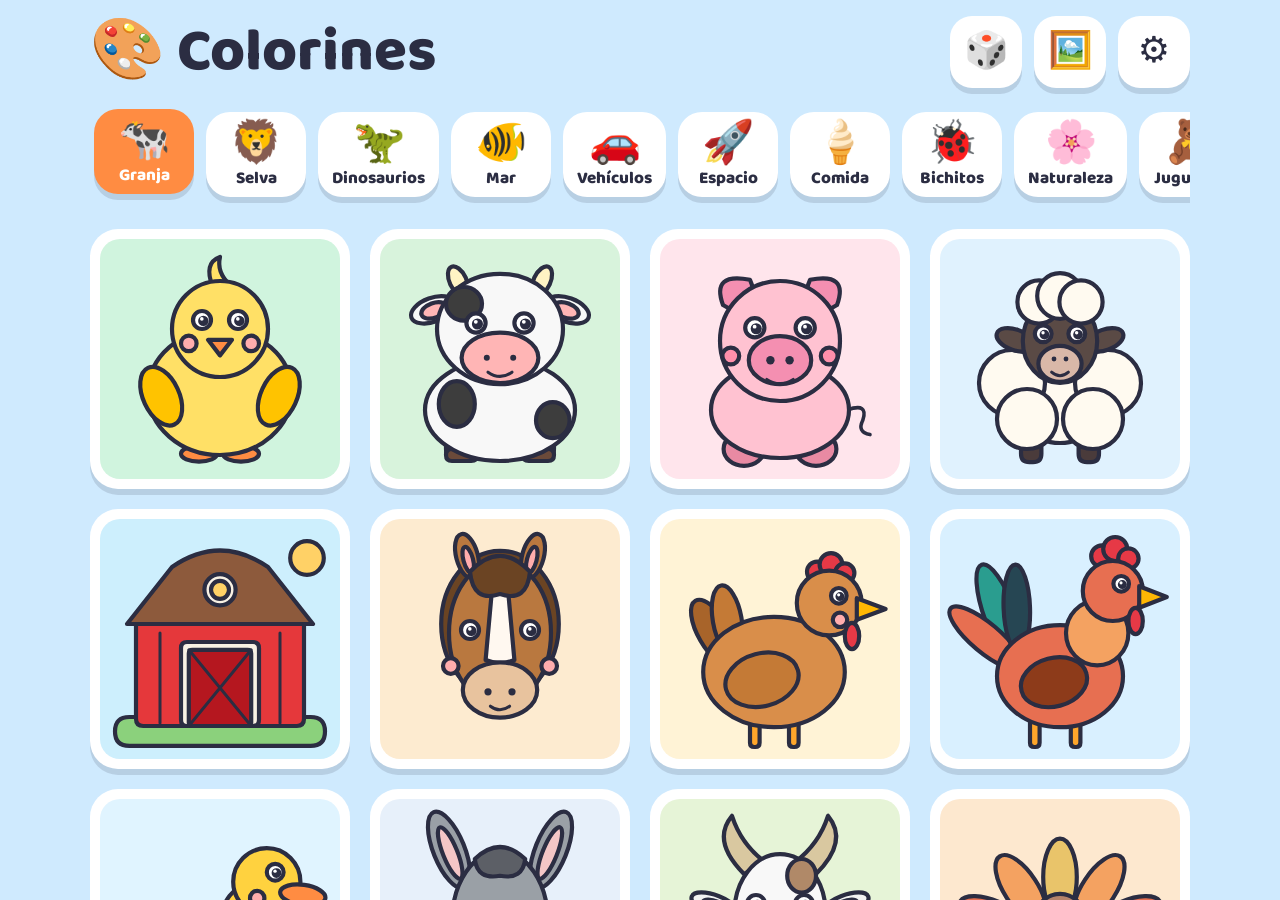
<file: app/index.html>
<!doctype html>
<html lang="es">
<head>
  <meta charset="utf-8">
  <meta name="viewport" content="width=device-width, initial-scale=1, maximum-scale=1, user-scalable=no, viewport-fit=cover">
  <meta name="theme-color" content="#cfeafe">
  <title>Colorines</title>
  <link rel="manifest" href="manifest.webmanifest">
  <link rel="icon" href="icons/icon-192.png">
  <link rel="apple-touch-icon" href="icons/icon-192.png">
  <link rel="preconnect" href="https://fonts.googleapis.com">
  <link rel="preconnect" href="https://fonts.gstatic.com" crossorigin>
  <link href="https://fonts.googleapis.com/css2?family=Baloo+2:wght@700;800&display=swap" rel="stylesheet">
  <link rel="stylesheet" href="css/styles.css">
</head>
<body>
  <section id="home" class="screen active">
    <header class="topbar">
      <h1><span aria-hidden="true">🎨</span> Colorines</h1>
      <button class="btn" id="random" aria-label="Sorpresa">🎲</button>
      <button class="btn" id="gallery-btn" aria-label="Mis dibujos">🖼️</button>
      <button class="btn hold" id="settings-btn" aria-label="Ajustes (mantener pulsado)">⚙️</button>
    </header>
    <nav class="tabs" id="tabs"></nav>
    <div class="cards" id="cards"></div>
  </section>

  <section id="gallery" class="screen">
    <header class="topbar">
      <button class="btn" id="gallery-back" aria-label="Volver">🏠</button>
      <h1><span aria-hidden="true">🖼️</span> Mis dibujos</h1>
    </header>
    <p class="empty" id="gallery-empty" aria-label="Todavía no hay dibujos">📷</p>
    <div class="cards" id="gallery-grid"></div>
  </section>

  <section id="play" class="screen">
    <div class="stage-wrap">
      <div class="stage" id="stage">
        <canvas class="paint"></canvas>
        <div class="lines"></div>
        <canvas class="stickers"></canvas>
        <canvas class="fx"></canvas>
        <div class="flash"></div>
      </div>
    </div>
    <aside class="panel">
      <div class="row">
        <button class="btn hold" id="back" aria-label="Volver (mantener pulsado)">🏠</button>
        <button class="btn" id="undo" aria-label="Deshacer">↩️</button>
        <button class="btn" id="clear" aria-label="Borrar todo (doble toque)">🗑️</button>
        <button class="btn" id="photo" aria-label="Guardar en mis dibujos">📷</button>
      </div>
      <div class="row" id="tools"></div>
      <div class="row" id="sizes"></div>
      <div class="swatches" id="swatches"></div>
    </aside>
  </section>

  <div class="overlay" id="viewer" hidden>
    <div class="sheet viewer">
      <div class="viewer-pic" id="viewer-pic"></div>
      <div class="row">
        <button class="btn" id="close-viewer" aria-label="Cerrar">⬅️</button>
        <button class="btn" id="share" aria-label="Compartir">📤</button>
        <button class="btn" id="download" aria-label="Descargar">💾</button>
        <button class="btn" id="delete-art" aria-label="Eliminar (doble toque)">🗑️</button>
      </div>
    </div>
  </div>

  <div class="overlay" id="settings" hidden>
    <div class="sheet">
      <h2>⚙️ Ajustes</h2>
      <button class="opt" id="opt-left">✋ Mano: <b>Derecha</b></button>
      <button class="opt" id="opt-clip">🖍️ No salirse de la zona: <b>Sí</b></button>
      <button class="opt" id="opt-sound">🔊 Sonidos y vibración: <b>Sí</b></button>
      <button class="opt" id="opt-voice">🗣️ Decir nombres de dibujos y colores: <b>Sí</b></button>
      <button class="opt" id="opt-wipe">🧹 Borrar dibujos empezados <small>(doble toque)</small></button>
      <button class="opt" id="close-settings">✅ Listo</button>
    </div>
  </div>

  <script src="js/art.js"></script>
  <script src="js/drawings/granja.js"></script>
  <script src="js/drawings/selva.js"></script>
  <script src="js/drawings/dinosaurios.js"></script>
  <script src="js/drawings/mar.js"></script>
  <script src="js/drawings/vehiculos.js"></script>
  <script src="js/drawings/espacio.js"></script>
  <script src="js/drawings/comida.js"></script>
  <script src="js/drawings/insectos.js"></script>
  <script src="js/drawings/naturaleza.js"></script>
  <script src="js/drawings/juguetes.js"></script>
  <script src="js/drawings/mascotas.js"></script>
  <script src="js/drawings/polo.js"></script>
  <script src="js/engine.js"></script>
  <script src="js/tools.js"></script>
  <script src="js/storage.js"></script>
  <script src="js/audio.js"></script>
  <script src="js/app.js"></script>
</body>
</html>
</file>
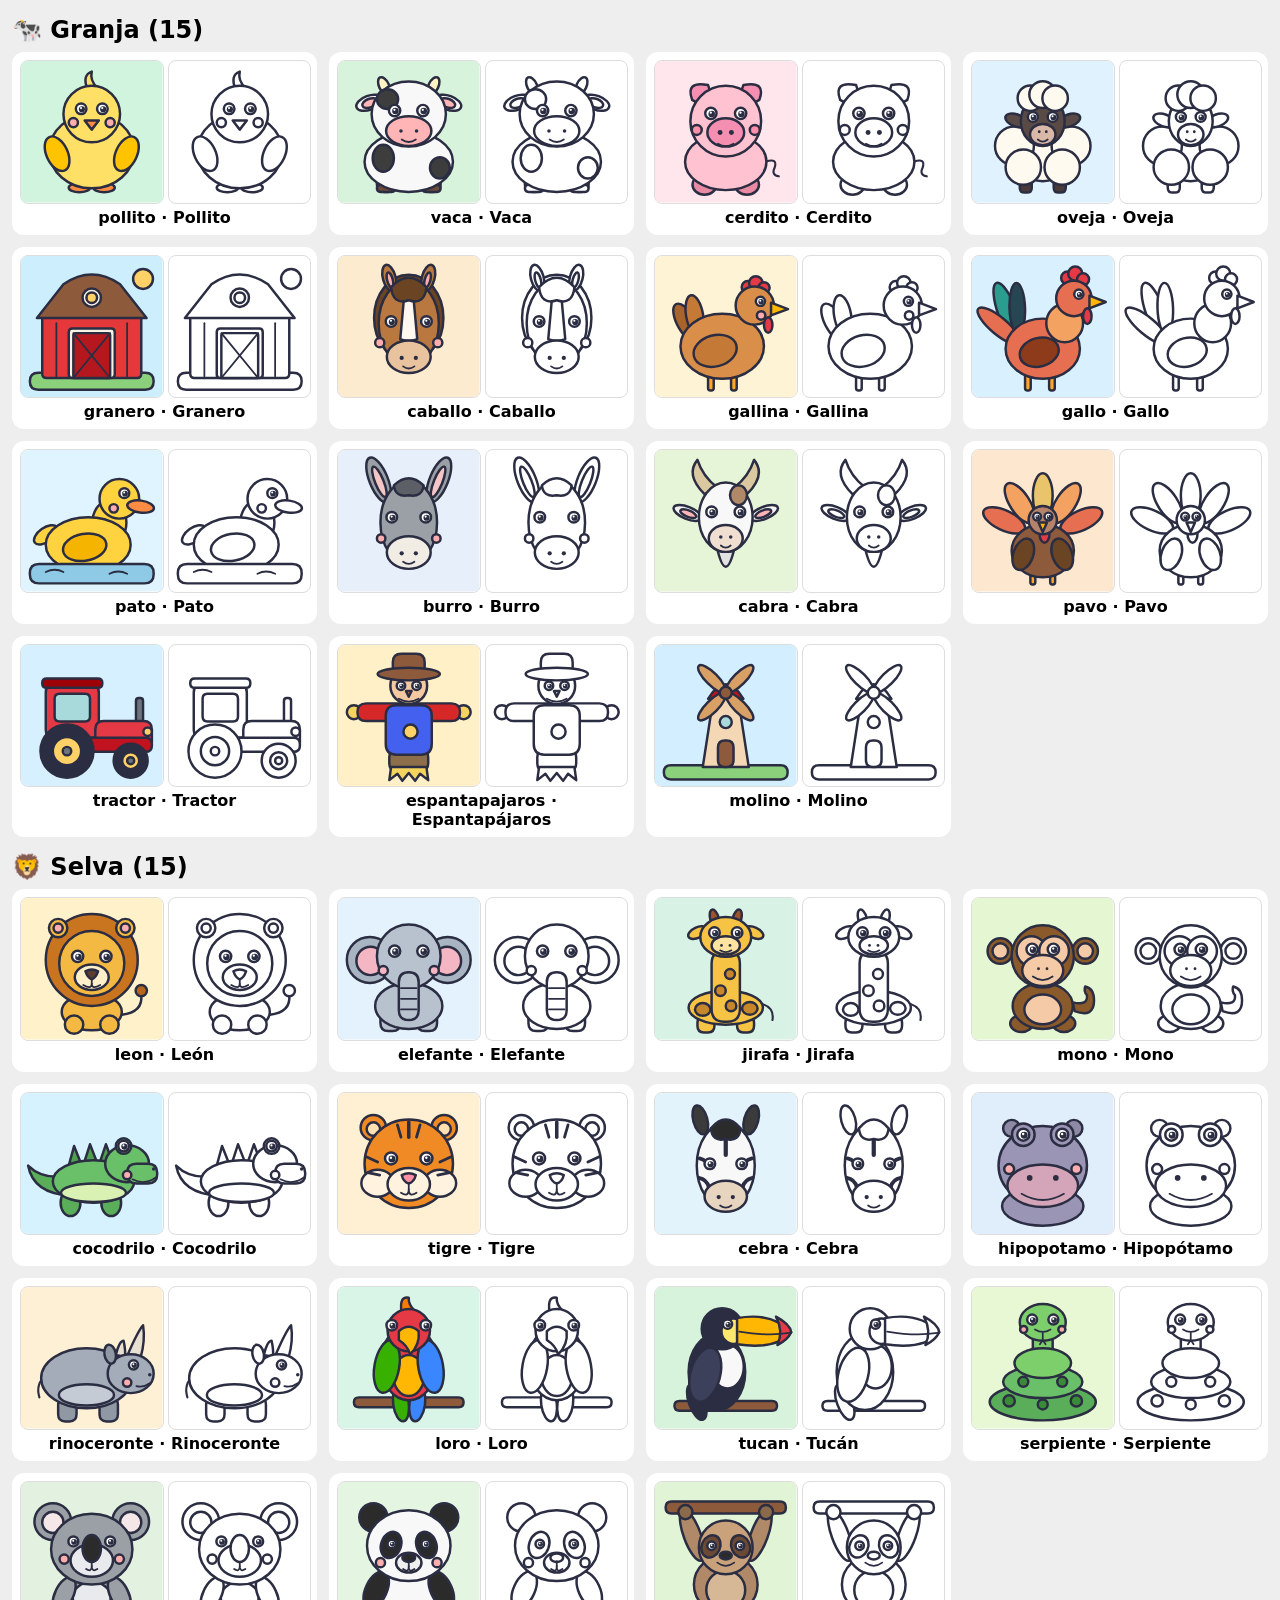
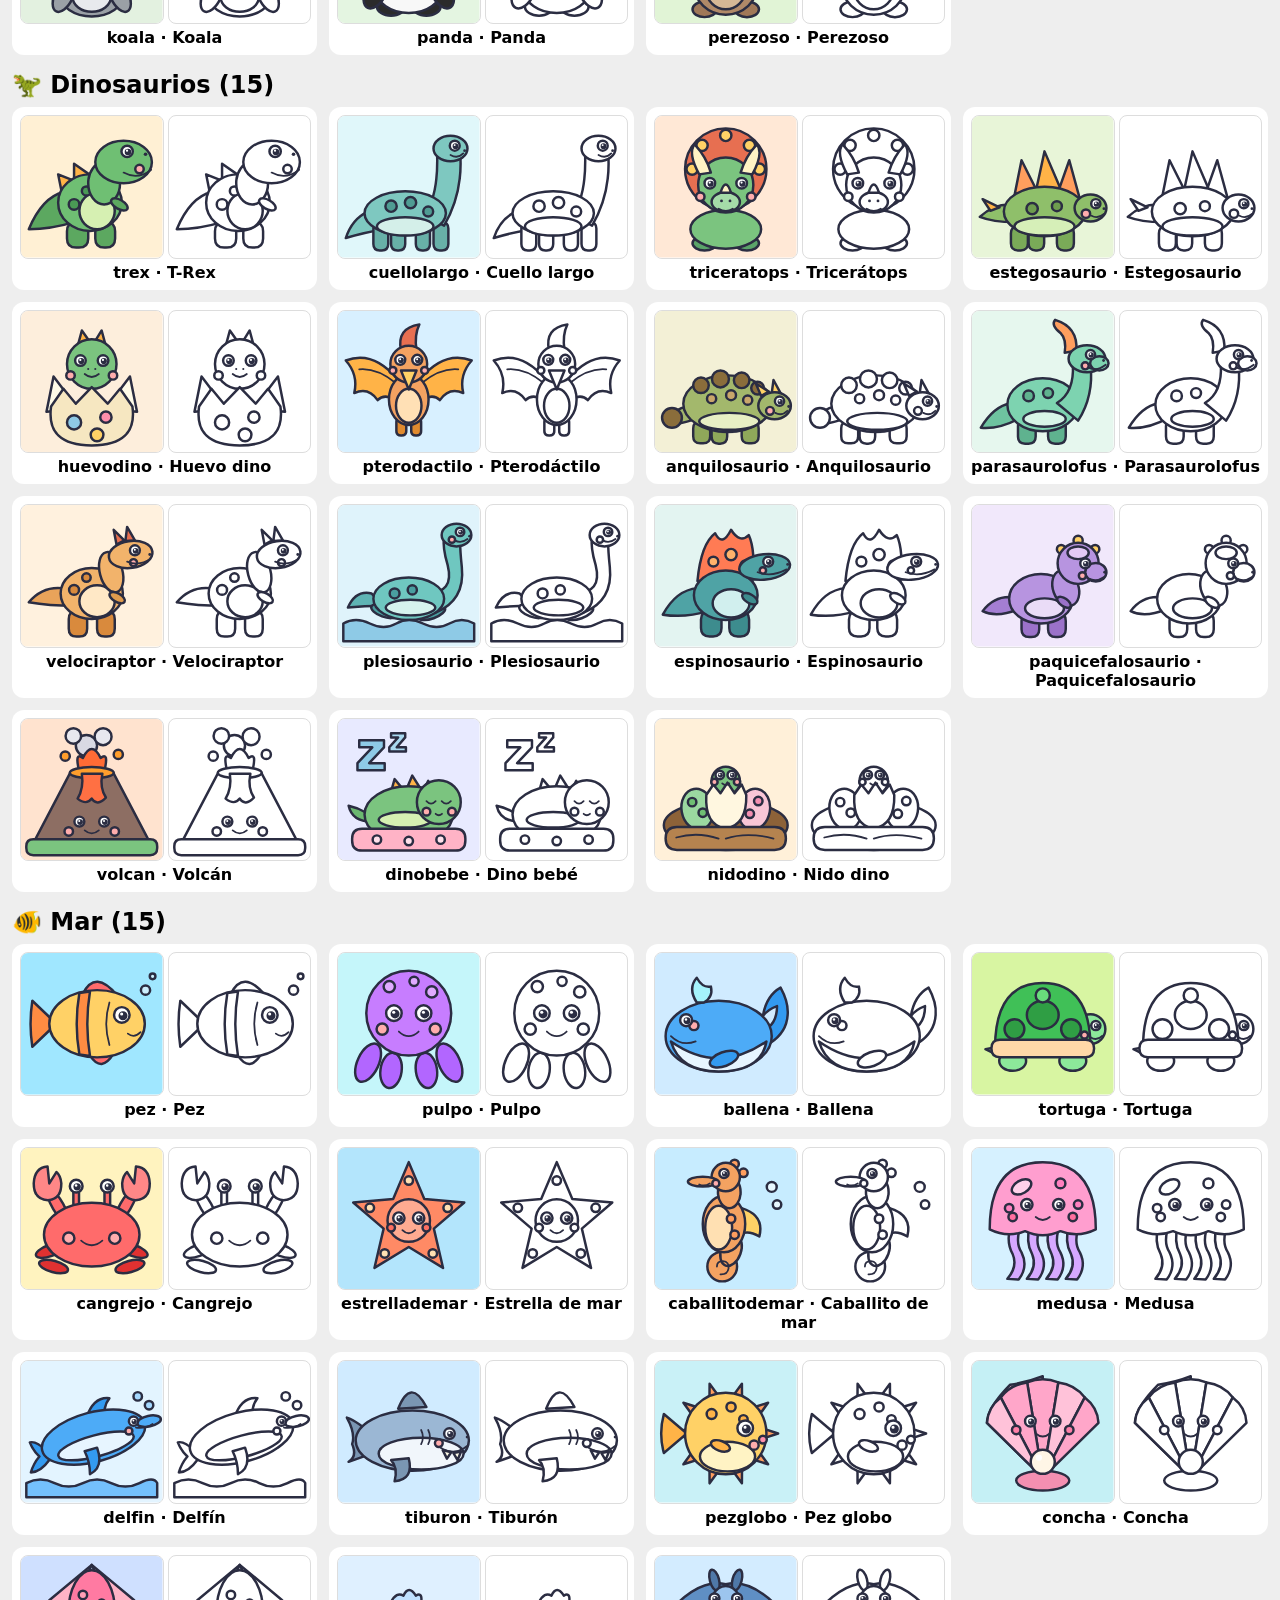
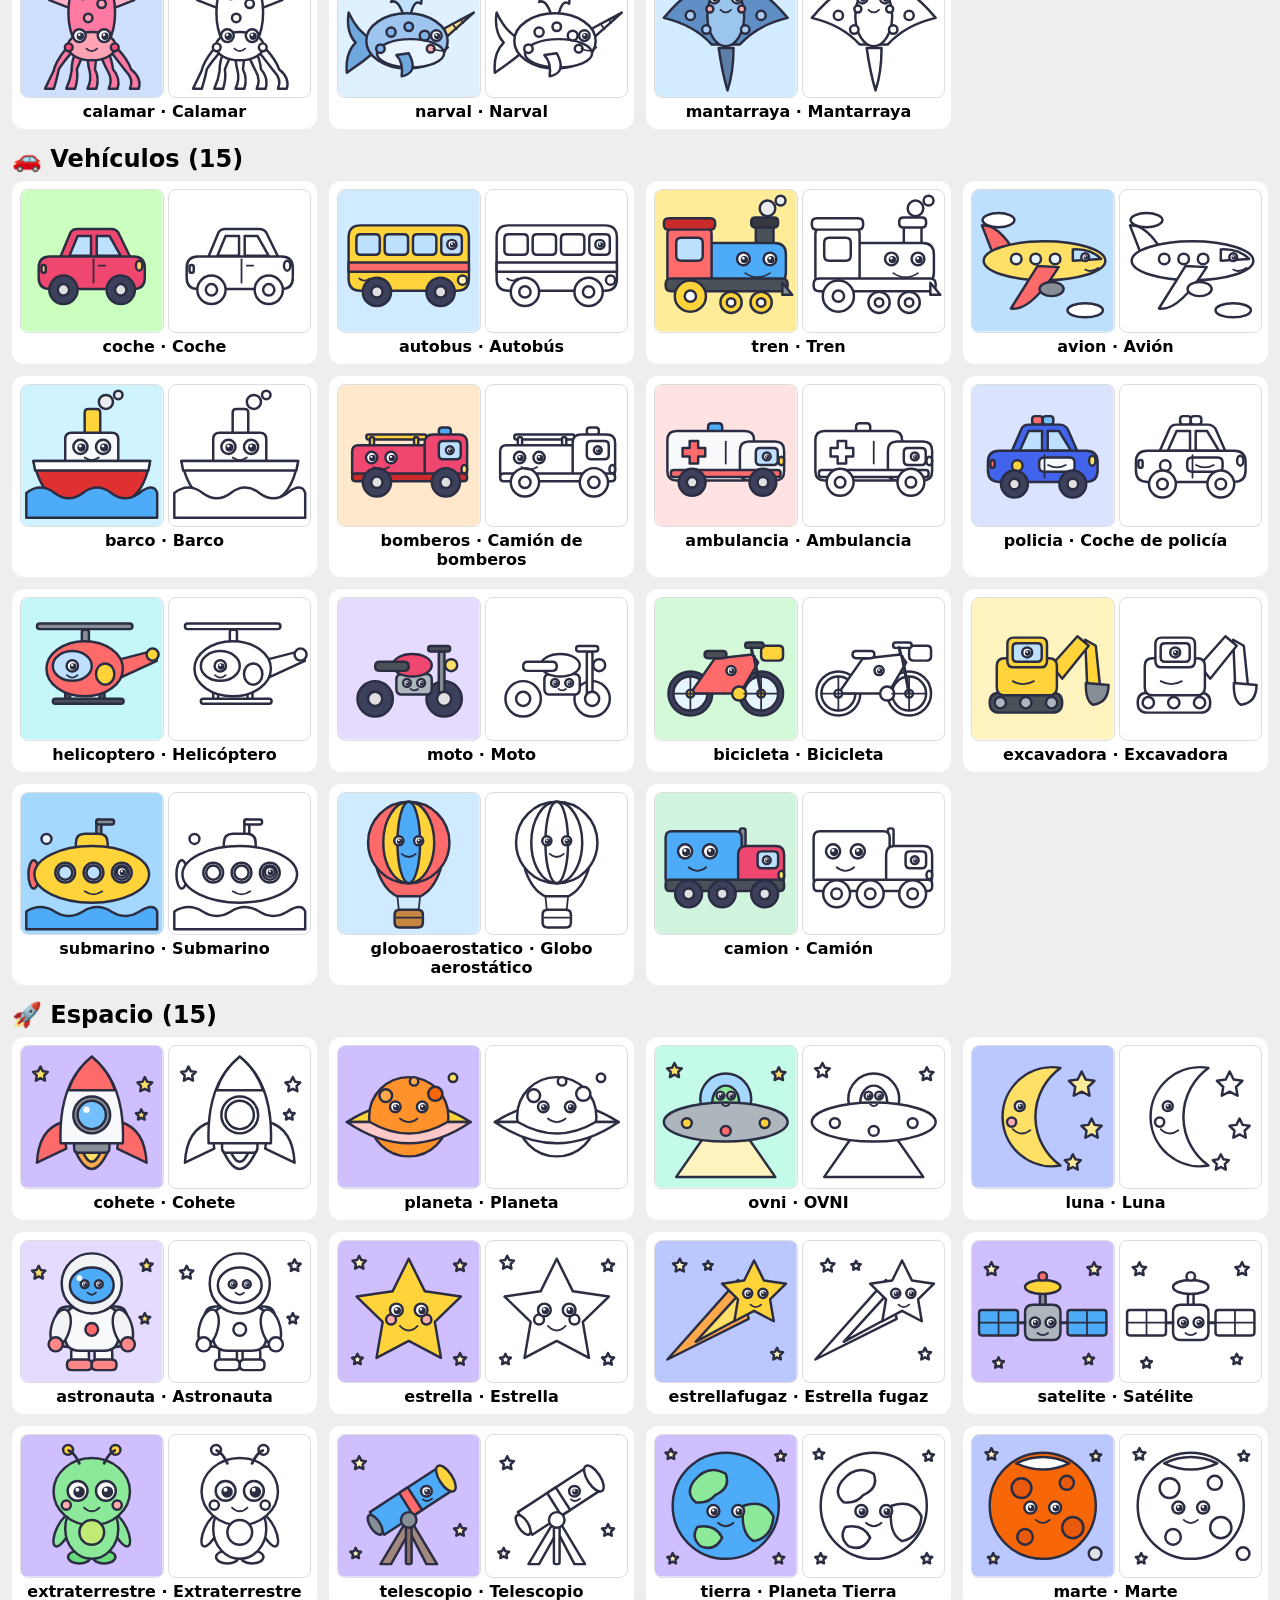
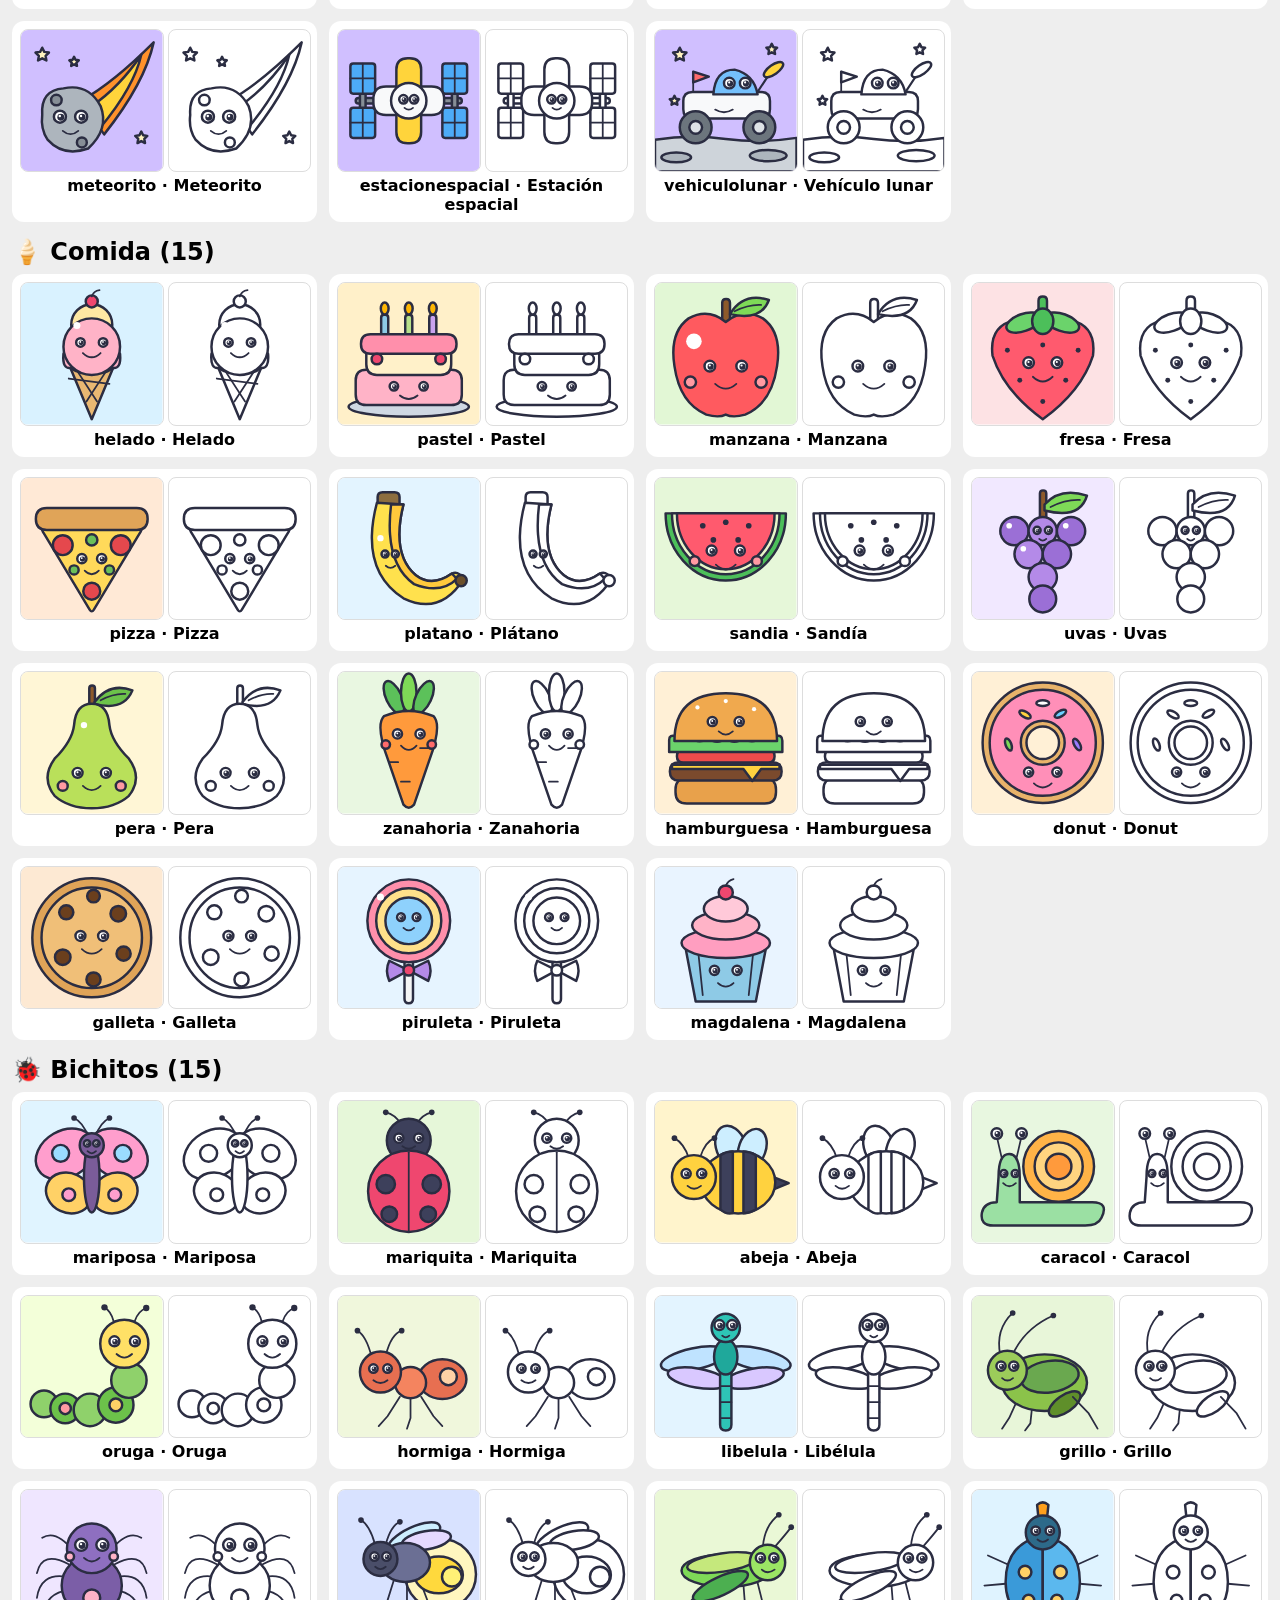
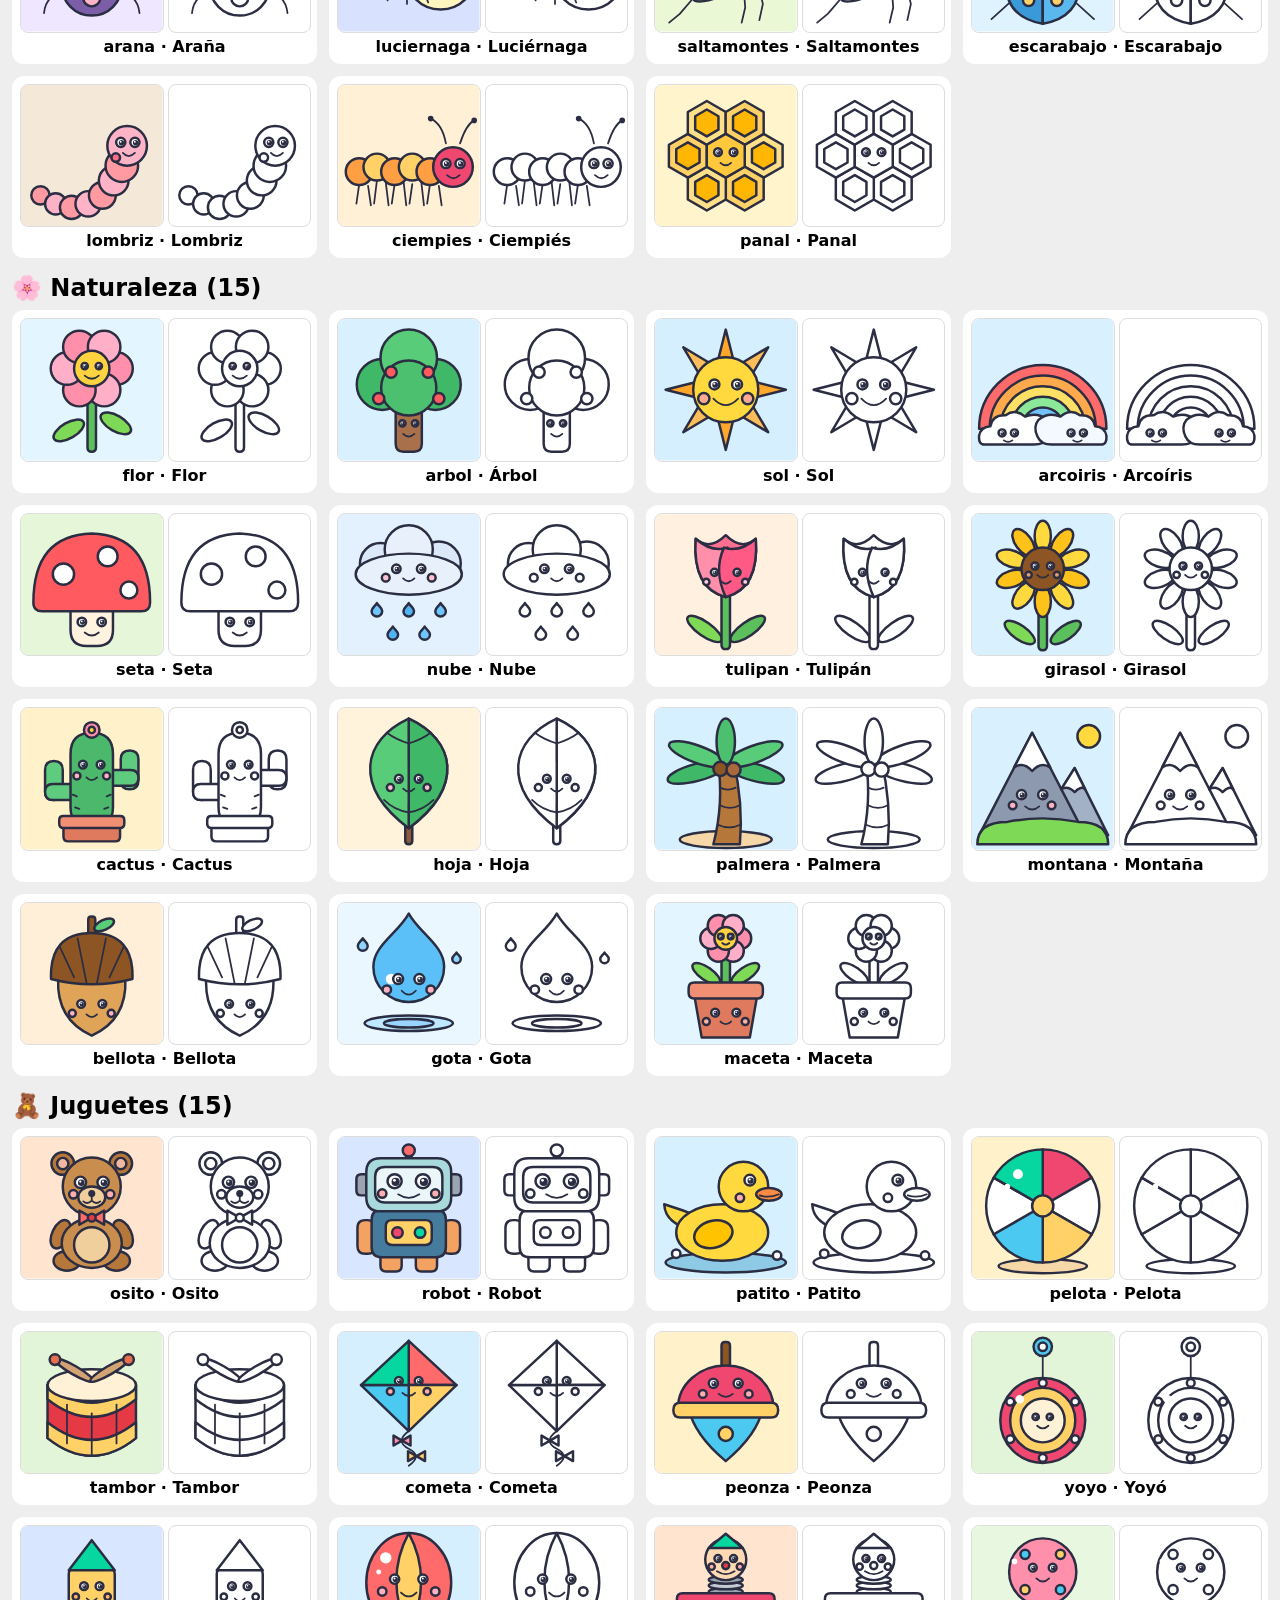
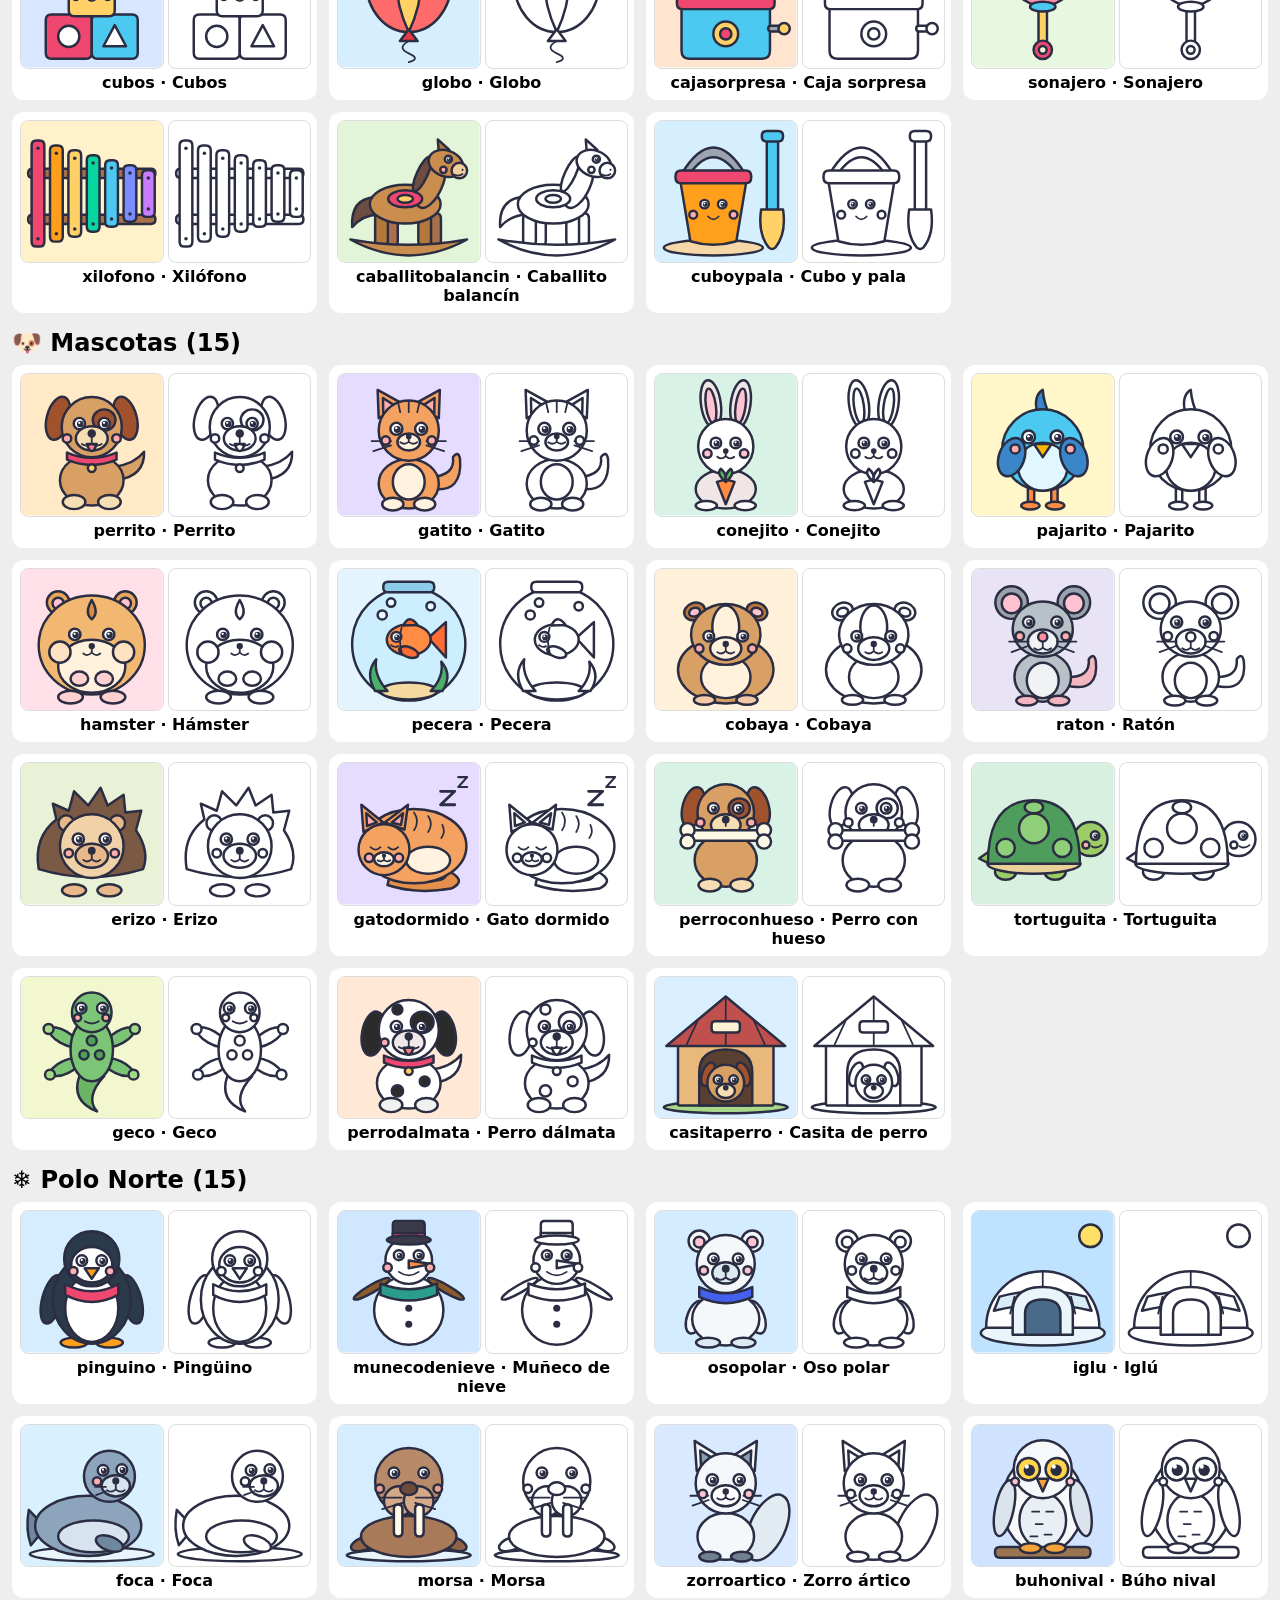
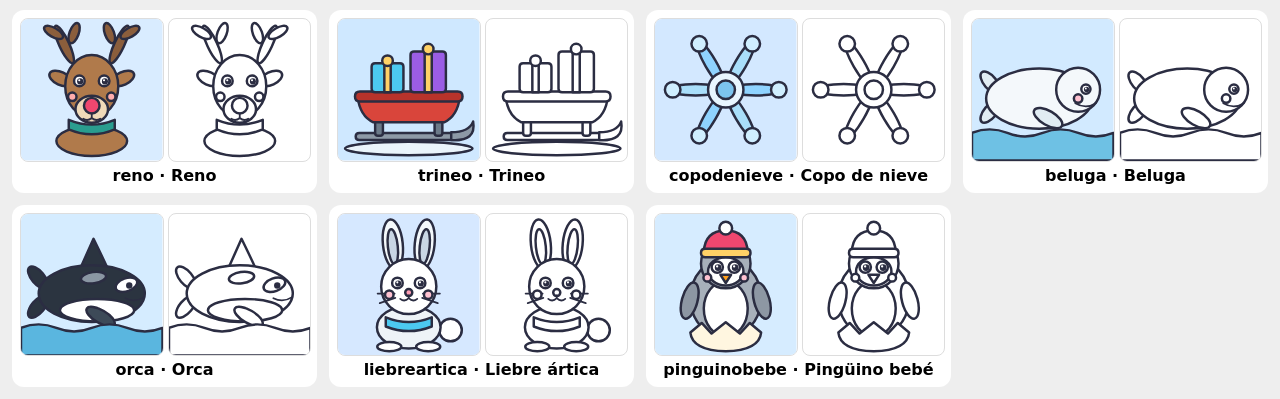
<file: app/preview.html>
<!doctype html>
<html lang="es">
<head>
  <meta charset="utf-8">
  <title>Vista previa de dibujos</title>
  <style>
    body { font-family: system-ui, sans-serif; background: #eee; margin: 12px; }
    h2 { margin: 16px 0 8px; }
    .grid { display: grid; grid-template-columns: repeat(4, 1fr); gap: 12px; }
    figure { margin: 0; background: #fff; border-radius: 12px; padding: 8px; }
    figure div { display: grid; grid-template-columns: 1fr 1fr; gap: 6px; }
    svg { width: 100%; display: block; border: 1px solid #ddd; border-radius: 8px; background: #fff; }
    figcaption { font-weight: 700; text-align: center; margin-top: 4px; }
    .err { color: #c00; font-weight: 700; }
  </style>
</head>
<body>
  <div id="out"></div>
  <script src="js/art.js"></script>
  <script src="js/drawings/granja.js"></script>
  <script src="js/drawings/selva.js"></script>
  <script src="js/drawings/dinosaurios.js"></script>
  <script src="js/drawings/mar.js"></script>
  <script src="js/drawings/vehiculos.js"></script>
  <script src="js/drawings/espacio.js"></script>
  <script src="js/drawings/comida.js"></script>
  <script src="js/drawings/insectos.js"></script>
  <script src="js/drawings/naturaleza.js"></script>
  <script src="js/drawings/juguetes.js"></script>
  <script src="js/drawings/mascotas.js"></script>
  <script src="js/drawings/polo.js"></script>
  <script src="js/engine.js"></script>
  <script>
    // ?cat=mar,selva muestra solo esos temas. Izquierda: coloreado; derecha: contorno que verá el niño.
    const only = new URLSearchParams(location.search).get('cat');
    const pick = only ? only.split(',') : null;
    const out = document.getElementById('out');
    for (const cat of ART.categories) {
      if (pick && !pick.includes(cat.id)) continue;
      let html = `<h2>${cat.icon} ${cat.name} (${cat.drawings.length})</h2><div class="grid">`;
      for (const d of cat.drawings) {
        let a, b;
        try { a = ENGINE.colorSVG(d); b = ENGINE.lineSVG(d); }
        catch (e) { a = `<p class="err">${e.message}</p>`; b = ''; }
        html += `<figure><div>${a}${b}</div><figcaption>${d.id} · ${d.name}</figcaption></figure>`;
      }
      out.insertAdjacentHTML('beforeend', html + '</div>');
    }
  </script>
</body>
</html>
</file>
<file: app/css/styles.css>
:root {
  --bg: #cfeafe; /* cielo: hace resaltar el lienzo blanco */
  --ink: #2b2d42;
  --card: #ffffff;
  --accent: #ff8c42;
  --shadow: 0 6px 0 rgba(43, 45, 66, 0.14);
  --shadow-press: 0 2px 0 rgba(43, 45, 66, 0.14);
  --btn: 72px;
}

* { box-sizing: border-box; margin: 0; padding: 0; -webkit-tap-highlight-color: transparent; }

html, body { height: 100%; overflow: hidden; overscroll-behavior: none; }

body {
  background: var(--bg);
  color: var(--ink);
  font-family: "Baloo 2", "Nunito", system-ui, sans-serif;
  user-select: none;
  -webkit-user-select: none;
  -webkit-touch-callout: none;
  touch-action: manipulation;
}

button { font: inherit; color: inherit; cursor: pointer; }

.screen { position: fixed; inset: 0; display: none; }
.screen.active { display: flex; }

/* ---------- Inicio y galería ---------- */
#home, #gallery {
  flex-direction: column;
  align-items: center;
  gap: 18px;
  padding: max(16px, env(safe-area-inset-top)) 16px 24px;
  overflow-y: auto;
}
.topbar { display: flex; align-items: center; gap: 12px; width: min(1100px, 100%); }
.topbar h1 { flex: 1; font-size: clamp(32px, 6vw, 60px); line-height: 1.1; font-weight: 800; }

.tabs {
  display: flex;
  gap: 12px;
  overflow-x: auto;
  width: min(1100px, 100%);
  padding: 6px 4px 14px;
  scrollbar-width: none;
  flex-shrink: 0;
}
.tab {
  flex: 0 0 auto;
  display: flex;
  flex-direction: column;
  align-items: center;
  gap: 2px;
  min-width: 100px;
  padding: 10px 14px 8px;
  border: none;
  border-radius: 24px;
  background: var(--card);
  box-shadow: var(--shadow);
  font-size: 42px;
  line-height: 1.1;
  transition: transform 0.12s;
}
.tab span { font-size: 17px; font-weight: 800; }
.tab.on { background: var(--accent); color: #fff; transform: translateY(-3px); }

.card img { width: 100%; height: 100%; object-fit: cover; display: block; border-radius: 20px; }
.empty { font-size: 96px; opacity: 0.4; margin-top: 12vh; }

.cards {
  display: grid;
  grid-template-columns: repeat(auto-fill, minmax(min(220px, 42vw), 1fr));
  gap: 20px;
  width: min(1100px, 100%);
}
.card {
  border: none;
  border-radius: 28px;
  background: var(--card);
  box-shadow: var(--shadow);
  padding: 10px;
  aspect-ratio: 1;
  transition: transform 0.15s;
}
.card:active { transform: scale(0.94); }
.card svg { width: 100%; height: 100%; display: block; border-radius: 20px; }

/* ---------- Pintar ---------- */
#play { gap: 12px; padding: 12px; }

.stage-wrap {
  flex: 1;
  min-width: 0;
  min-height: 0;
  container-type: size;
  display: flex;
  align-items: center;
  justify-content: center;
}
.stage {
  position: relative;
  width: min(100cqw, 100cqh);
  height: min(100cqw, 100cqh);
  border-radius: 24px;
  overflow: hidden;
  background: #fff;
  box-shadow: var(--shadow);
  touch-action: none;
}
.stage canvas, .stage .lines, .stage .lines svg {
  position: absolute;
  inset: 0;
  width: 100%;
  height: 100%;
}
.stage .lines, .stage .stickers, .stage .fx { pointer-events: none; }

.panel {
  width: min(280px, 32vw);
  display: flex;
  flex-direction: column;
  gap: 14px;
  overflow-y: auto;
  padding: 4px 4px 10px;
}
.row { display: flex; gap: 10px; flex-wrap: wrap; justify-content: center; }

.btn {
  width: var(--btn);
  height: var(--btn);
  border: none;
  border-radius: 22px;
  background: var(--card);
  box-shadow: var(--shadow);
  font-size: 36px;
  display: grid;
  place-items: center;
  position: relative;
  transition: transform 0.12s, box-shadow 0.12s;
}
.btn:active { transform: translateY(4px); box-shadow: var(--shadow-press); }
.btn.on { box-shadow: 0 0 0 5px var(--accent), var(--shadow); }
.btn:disabled { opacity: 0.35; }

/* Botón que hay que mantener pulsado: anillo de progreso */
.btn.hold::after {
  content: "";
  position: absolute;
  inset: -6px;
  border-radius: 26px;
  background: conic-gradient(var(--accent) calc(var(--p, 0) * 1%), transparent 0);
  -webkit-mask: linear-gradient(#000 0 0) content-box, linear-gradient(#000 0 0);
  -webkit-mask-composite: xor;
  mask-composite: exclude;
  padding: 5px;
  pointer-events: none;
}
.armed { animation: wobble 0.4s ease-in-out infinite; box-shadow: 0 0 0 5px #ff3b30, var(--shadow); }
@keyframes wobble { 0%, 100% { rotate: 0deg; } 25% { rotate: -8deg; } 75% { rotate: 8deg; } }

.size-dot { display: block; border-radius: 50%; background: var(--ink); }

.swatches { display: grid; grid-template-columns: repeat(3, 1fr); gap: 12px; padding: 0 6px; }
.swatch {
  aspect-ratio: 1;
  border-radius: 50%;
  border: 5px solid #fff;
  box-shadow: var(--shadow);
  font-size: 34px;
  display: grid;
  place-items: center;
  transition: transform 0.12s;
}
.swatch.emoji { background: var(--card); border-radius: 22px; }
.swatch.on { transform: scale(1.12); border-color: var(--ink); }

/* Flash de la cámara */
.flash { position: absolute; inset: 0; background: #fff; opacity: 0; pointer-events: none; }
.flash.go { animation: flash 0.5s ease-out; }
@keyframes flash { from { opacity: 0.95; } to { opacity: 0; } }

/* ---------- Ventanas (visor y ajustes) ---------- */
.overlay {
  position: fixed;
  inset: 0;
  z-index: 10;
  display: grid;
  place-items: center;
  padding: 16px;
  background: rgba(43, 45, 66, 0.55);
}
.overlay[hidden] { display: none; }
.sheet {
  width: min(560px, 100%);
  max-height: 100%;
  overflow-y: auto;
  display: flex;
  flex-direction: column;
  gap: 14px;
  padding: 24px;
  border-radius: 28px;
  background: var(--card);
}
.sheet h2 { font-size: 32px; font-weight: 800; }
.opt {
  border: none;
  border-radius: 20px;
  background: var(--bg);
  padding: 16px 18px;
  font-size: 22px;
  font-weight: 700;
  text-align: left;
}
.opt small { font-size: 15px; opacity: 0.7; }
.viewer { width: min(760px, 100%); align-items: center; }
.viewer-pic img { display: block; max-width: 100%; max-height: 68vh; border-radius: 20px; box-shadow: var(--shadow); }

/* Zurdo: panel a la izquierda (en horizontal) */
@media (orientation: landscape) {
  #play.left { flex-direction: row-reverse; }
}

/* Vertical: panel abajo */
@media (orientation: portrait) {
  #play { flex-direction: column; }
  .panel { width: 100%; max-height: 40vh; flex-direction: row; flex-wrap: wrap; justify-content: center; align-content: flex-start; }
  .swatches { grid-template-columns: repeat(6, var(--btn)); padding: 0; }
}
</file>
